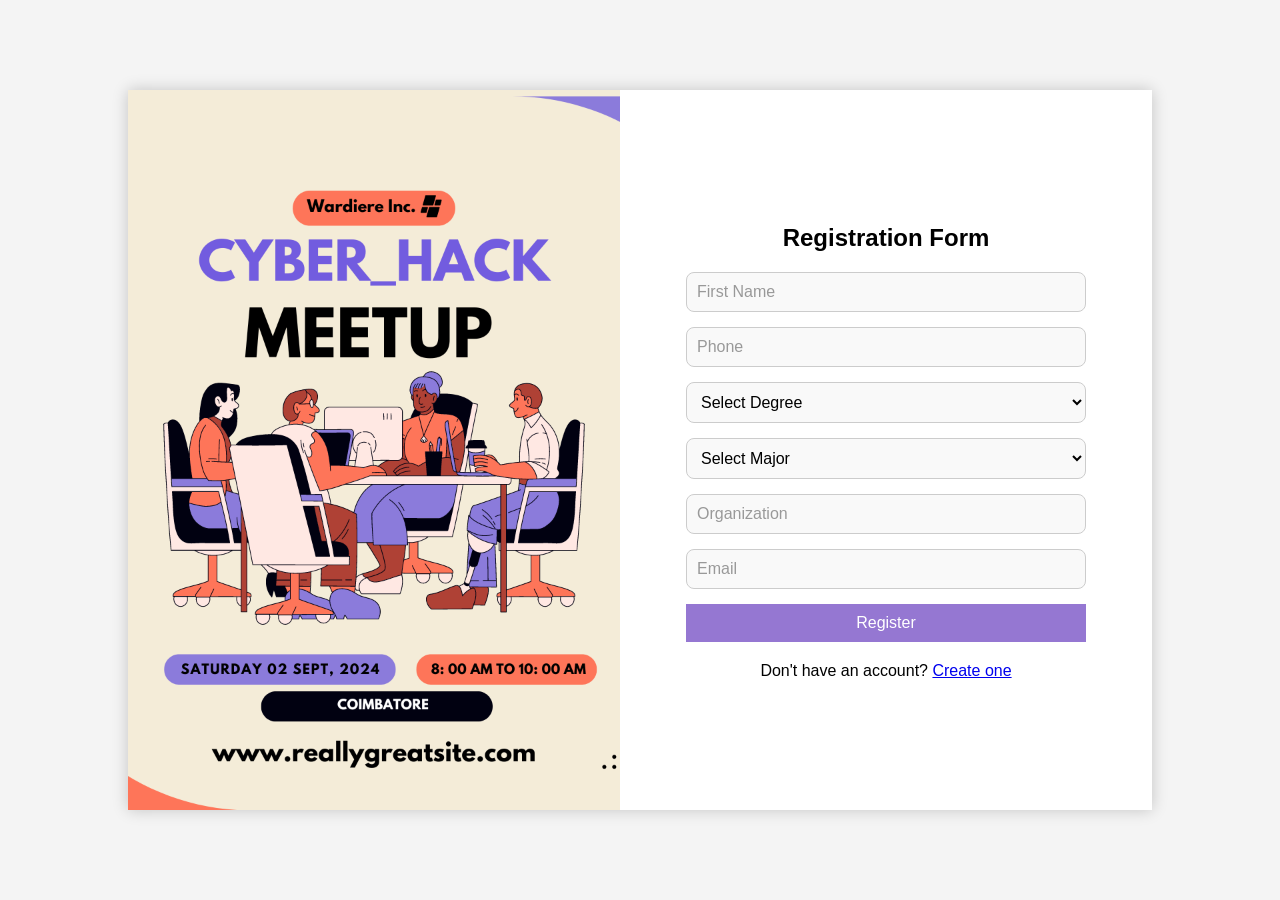
<file: index.html>
<!DOCTYPE html>
<html lang="en">
<head>
    <meta charset="UTF-8">
    <meta name="viewport" content="width=device-width, initial-scale=1.0">
    <title>Register</title>
    <link rel="stylesheet" href="style.css"> <!-- Link to your CSS file -->
    <style>
        /* General styling */
        body {
            font-family: Bell MT, sans-serif;
            display: flex;
            justify-content: center;
            align-items: center;
            height: 100vh;
            margin: 0;
            background-color: #f4f4f4;
        }

        .container {
            display: flex;
            width: 80%;
            height: 80vh;
            box-shadow: 0 0 15px rgba(0, 0, 0, 0.2);
        }

        .left-section, .right-section {
            flex: 1;
            display: flex;
            justify-content: center;
            align-items: center;
            position: relative; /* Needed for absolute positioning of the text overlay */
        }

        .left-section {
            position: relative;
            background-image: url('Blue Beige Minimalist Townhall Meeting Invitation.png'); 
            background-size: cover;
            background-position: center;
        }

        .right-section {
            background-color: white;
            padding: 20px;
        }

        .register-form {
            width: 100%;
            max-width: 400px;
        }

        .heading-text {
            text-align: center;
            margin-bottom: 20px;
        }

        .input-container {
    position: relative;
    margin-bottom: 15px;
}

.input-container input, .input-container select {
    font-family: Bell MT, sans-serif;
    width: 100%;
    padding: 10px;
    box-sizing: border-box;
    font-size: 16px;
    border-radius: 8px; /* Adjust the value to change the roundness */
    border: 1px solid #ccc; /* Add a border color */
    background-color: #f9f9f9; /* Optional: add a background color */
}

        .errors {
            color: red;
            font-size: 12px;
            margin: 5px 0;
        }

        .indicator {
            display: flex;
            justify-content: space-between;
            margin-bottom: 10px;
        }

        .indicator span {
            width: 30%;
            height: 5px;
            background-color: #ddd;
        }

        .strength {
            height: 5px;
            margin-bottom: 10px;
        }

        button {
            font-family: Bell MT, sans-serif;
            width: 100%;
            padding: 10px;
            background-color: #9577d2;
            border: none;
            color: white;
            font-size: 16px;
            cursor: pointer;
        }

        button:hover {
            background-color: #9577d2;
        }

        .message {
            text-align: center;
            margin-top: 20px;
        }

        .message a {
            color: #007bff;
            text-decoration: none;
        }

        .message a:hover {
            text-decoration: underline;
        }

        .register-link {
            text-align: center;
            margin-top: 20px;
        }
    </style>
</head>
<body>
    <div class="container">
        <div class="left-section">
        </div>
        
        <div class="right-section">
            <form class="register-form" id="register-form">
                <h2 class="heading-text">Registration Form</h2>
                <!-- Registration Form Content -->
                <div class="input-container">
                    <input type="text" id="fname" placeholder="First Name" required/>
                    <i class="fas fa-user"></i>
                </div>
                <p class="errors" id="error1"></p>
                <p class="errors" id="error2"></p>
                <div class="input-container">
                    <input type="text" id="phone" placeholder="Phone" required/>
                    <i class="fas fa-phone"></i>
                </div>
                <p class="errors" id="error3"></p>
                <!-- Degree and Major Selection -->
                <div class="input-container">
                    <select id="degree" required>
                        <option value="" disabled selected>Select Degree</option>
                        <option value="btech">B.Tech</option>
                        <option value="be">B.E.</option>
                        <option value="bsc">B.Sc.</option>
                        <option value="bca">BCA</option>
                        <option value="bcom">B.Com</option>
                        <option value="bfa">BFA</option>
                        <option value="bdes">B.Des</option>
                        <option value="bba">BBA</option>
                        <option value="llb">LLB</option>
                        <option value="msc">M.Sc.</option>
                        <option value="mtech">M.Tech</option>
                        <option value="me">M.E.</option>
                        <option value="mca">MCA</option>
                        <option value="mcom">M.Com</option>
                        <option value="mfa">MFA</option>
                        <option value="mdes">M.Des</option>
                        <option value="mba">MBA</option>
                        <option value="mpa">MPA</option>
                        <option value="med">M.Ed</option>
                        <option value="ms">MS</option>
                        <option value="ma">MA</option>
                        <option value="md">MD</option>
                        <option value="mphil">M.Phil</option>
                    </select>
                </div>
                <p class="errors" id="error4"></p>

                <div class="input-container">
                    <select id="major" required>
                        <option value="" disabled selected>Select Major</option>
                        <option value="acc">Accounting</option>
                        <option value="arch">Architecture</option>
                        <option value="ai">Artificial Intelligence</option>
                        <option value="arts">Fine Arts</option>
                        <option value="bio">Biology</option>
                        <option value="bus">Business Administration</option>
                        <option value="chem">Chemistry</option>
                        <option value="ce">Civil Engineering</option>
                        <option value="cs">Computer Science</option>
                        <option value="ds">Data Science</option>
                        <option value="design">Design</option>
                        <option value="eco">Economics</option>
                        <option value="edu">Education</option>
                        <option value="eng">Engineering</option>
                        <option value="film">Film Studies</option>
                        <option value="fin">Finance</option>
                        <option value="hist">History</option>
                        <option value="it">Information Technology</option>
                        <option value="itm">Information Technology Management</option>
                        <option value="law">Law</option>
                        <option value="lit">Literature</option>
                        <option value="math">Mathematics</option>
                        <option value="media">Media Studies</option>
                        <option value="me">Mechanical Engineering</option>
                        <option value="med">Medicine</option>
                        <option value="music">Music</option>
                        <option value="nurs">Nursing</option>
                        <option value="phy">Physics</option>
                        <option value="phil">Philosophy</option>
                        <option value="psych">Psychology</option>
                        <option value="soci">Sociology</option>
                        <option value="stat">Statistics</option>
                        <option value="theater">Theater</option>
                    </select>
                </div>
                <p class="errors" id="error5"></p>

                <div class="input-container">
                    <input type="text" id="organization" placeholder="Organization" required/>
                    <i class="fas fa-building"></i>
                </div>
                <p class="errors" id="error6"></p>
                
                <div class="input-container">
                    <input type="email" id="email" placeholder="Email" required/>
                    <i class="fas fa-envelope"></i>
                </div>
                <p class="errors" id="error7"></p>
                
                
                <button type="submit">Register</button>

                <!-- New Account Link -->
                <div class="register-link">
                    <p>Don't have an account? <a href="account.html">Create one</a></p>
                </div>
            </form>
        </div>
    </div>
    <script>
        document.addEventListener('DOMContentLoaded', function() {
            // Validate First Name
            document.getElementById('fname').addEventListener('input', function() {
                const fname = this.value.trim();
                const error1 = document.getElementById('error1');
                if (fname === '') {
                    error1.textContent = 'First Name is required.';
                } else if (!/^[A-Za-z\s]+$/.test(fname)) {
                    error1.textContent = 'First Name can only contain letters and spaces.';
                } else {
                    error1.textContent = '';
                }
            });
        
            // Validate Phone Number
            document.getElementById('phone').addEventListener('input', function() {
                const phone = this.value.trim();
                const error3 = document.getElementById('error3');
                if (phone === '') {
                    error3.textContent = 'Phone number is required.';
                } else if (!/^\d+$/.test(phone)) {
                    error3.textContent = 'Phone number can only contain digits.';
                } else if (phone.length < 10) {
                    error3.textContent = 'Phone number must be at least 10 digits.';
                } else {
                    error3.textContent = '';
                }
            });

            // Validate Degree
            document.getElementById('degree').addEventListener('change', function() {
                const degree = this.value;
                const error4 = document.getElementById('error4');
                if (degree === '') {
                    error4.textContent = 'Degree is required.';
                } else {
                    error4.textContent = '';
                }
            });

            // Validate Major
            document.getElementById('major').addEventListener('change', function() {
                const major = this.value;
                const error5 = document.getElementById('error5');
                if (major === '') {
                    error5.textContent = 'Major is required.';
                } else {
                    error5.textContent = '';
                }
            });

            // Validate Organization
            document.getElementById('organization').addEventListener('input', function() {
                const organization = this.value.trim();
                const error6 = document.getElementById('error6');
                if (organization === '') {
                    error6.textContent = 'Organization is required.';
                } else {
                    error6.textContent = '';
                }
            });

            // Validate Email
            document.getElementById('email').addEventListener('input', function() {
    const email = this.value.trim();
    const error7 = document.getElementById('error7');
    const emailPattern = /^[a-zA-Z][a-zA-Z0-9]*@[a-zA-Z0-9]+\.[a-zA-Z]{2,}$/;

    if (email === '') {
        error7.textContent = 'Email is required.';
    } else if (!emailPattern.test(email)) {
        error7.textContent = 'Please enter a valid email address. It should start with an alphabet and can only contain alphanumeric characters and periods.';
    } else {
        error7.textContent = '';
    }
});

        });
    </script>
    
    <script src="script.js"></script>
</body>
</html>
</file>
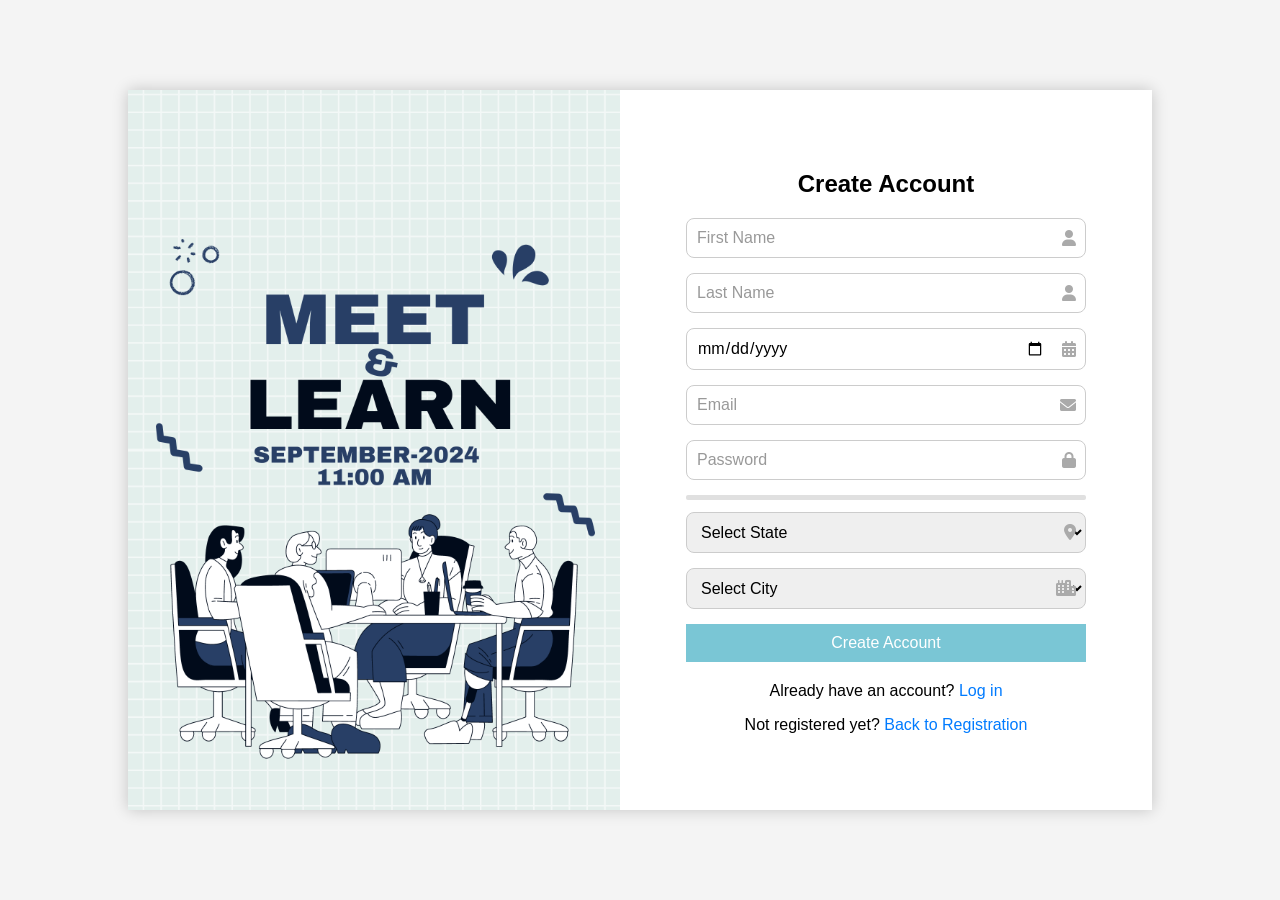
<file: account.html>
<!DOCTYPE html>
<html lang="en">
<head>
    <meta charset="UTF-8">
    <meta name="viewport" content="width=device-width, initial-scale=1.0">
    <title>Create Account</title>
    <link rel="stylesheet" href="style.css"> <!-- Link to your CSS file -->
    <link rel="stylesheet" href="https://cdnjs.cloudflare.com/ajax/libs/font-awesome/6.0.0-beta3/css/all.min.css"> <!-- Font Awesome CDN -->
    <style>
        /* General styling */
        body {
            font-family: Bell MT, sans-serif;
            display: flex;
            justify-content: center;
            align-items: center;
            height: 100vh;
            margin: 0;
            background-color: #f4f4f4;
        }

        .container {
            display: flex;
            width: 80%;
            height: 80vh;
            box-shadow: 0 0 15px rgba(0, 0, 0, 0.2);
        }

        .left-section, .right-section {
            flex: 1;
            display: flex;
            justify-content: center;
            align-items: center;
            position: relative;
        }

        .left-section {
            position: relative;
            background-image: url('Blue White Illustrative Meet and Greet Flyer.png'); /* Ensure the path is correct */
            background-size: cover;
            background-position: center;
        }

        .right-section {
            background-color: white;
            padding: 20px;
        }

        .create-account-form {
            width: 100%;
            max-width: 400px;
        }

        .heading-text {
            text-align: center;
            margin-bottom: 20px;
        }

        .input-container {
            position: relative;
            margin-bottom: 15px;
        }

        .input-container input, .input-container select {
            font-family: Bell MT, sans-serif;
            width: 100%;
            padding: 10px 40px 10px 10px; /* Adjusted padding to make room for icon */
            box-sizing: border-box;
            font-size: 16px;
            border: 1px solid #ccc;
            border-radius: 8px;
        }

        .input-container i {
            position: absolute;
            top: 50%;
            right: 10px; /* Positioned to the right */
            transform: translateY(-50%);
            font-size: 16px;
            color: #aaa;
        }

        .errors {
            color: red;
            font-size: 12px;
            margin: 5px 0;
        }

        .password-strength-container {
            position: relative;
            margin-top: 5px;
        }

        .password-strength-bar {
            height: 5px;
            width: 100%;
            background-color: #e0e0e0;
            border-radius: 2px;
        }

        .password-strength-bar span {
            display: block;
            height: 100%;
            border-radius: 2px;
            transition: width 0.3s;
        }

        .password-strength {
            font-size: 12px;
            margin-top: 5px;
        }

        .password-strength.weak {
            color: red;
        }

        .password-strength.medium {
            color: orange;
        }

        .password-strength.strong {
            color: green;
        }

        button {
            font-family: Bell MT, sans-serif;
            width: 100%;
            padding: 10px;
            background-color: #7ac6d5;
            border: none;
            color: white;
            font-size: 16px;
            cursor: pointer;
        }

        button:hover {
            background-color: #7ac6d5;
        }

        .login-link {
            text-align: center;
            margin-top: 20px;
        }

        .login-link a {
            color: #007bff;
            text-decoration: none;
        }

        .login-link a:hover {
            text-decoration: underline;
        }
    </style>
</head>
<body>
    <div class="container">
        <div class="left-section">
        </div>
        
        <div class="right-section">
            <form class="create-account-form" id="create-account-form">
                <h2 class="heading-text">Create Account</h2>
                
                <div class="input-container">
                    <input type="text" id="fname" placeholder="First Name" required/>
                    <i class="fas fa-user"></i>
                </div>
                <p class="errors" id="error1"></p>

                <div class="input-container">
                    <input type="text" id="lname" placeholder="Last Name" required/>
                    <i class="fas fa-user"></i>
                </div>
                <p class="errors" id="error2"></p>
                <div class="input-container">
                    <input type="date" id="dob" placeholder="Date of Birth" required/>
                    <i class="fas fa-calendar-alt"></i>
                </div>
                <p class="errors" id="error8"></p>
                

                <div class="input-container">
                    <input type="email" id="email" placeholder="Email" required/>
                    <i class="fas fa-envelope"></i>
                </div>
                <p class="errors" id="error3"></p>

                <div class="input-container">
                    <input type="password" id="password" placeholder="Password" required/>
                    <i class="fas fa-lock"></i>
                </div>
                <p class="errors" id="error4"></p>

                <div class="password-strength-container">
                    <div class="password-strength-bar">
                        <span id="password-strength-bar"></span>
                    </div>
                    <p class="password-strength" id="password-strength"></p>
                </div>

                
                <p class="errors" id="error5"></p>

                <div class="input-container">
                    <select id="state" required>
                        <option value="" disabled selected>Select State</option>
                        <option value="Andhra Pradesh">Andhra Pradesh</option>
                        <option value="Arunachal Pradesh">Arunachal Pradesh</option>
                        <option value="Assam">Assam</option>
                        <option value="Bihar">Bihar</option>
                        <option value="Chhattisgarh">Chhattisgarh</option>
                        <option value="Goa">Goa</option>
                        <option value="Gujarat">Gujarat</option>
                        <option value="Haryana">Haryana</option>
                        <option value="Himachal Pradesh">Himachal Pradesh</option>
                        <option value="Jharkhand">Jharkhand</option>
                        <option value="Karnataka">Karnataka</option>
                        <option value="Kerala">Kerala</option>
                        <option value="Madhya Pradesh">Madhya Pradesh</option>
                        <option value="Maharashtra">Maharashtra</option>
                        <option value="Manipur">Manipur</option>
                        <option value="Meghalaya">Meghalaya</option>
                        <option value="Mizoram">Mizoram</option>
                        <option value="Nagaland">Nagaland</option>
                        <option value="Odisha">Odisha</option>
                        <option value="Puducherry">Puducherry</option>
                        <option value="Punjab">Punjab</option>
                        <option value="Rajasthan">Rajasthan</option>
                        <option value="Sikkim">Sikkim</option>
                        <option value="Tamil Nadu">Tamil Nadu</option>
                        <option value="Telangana">Telangana</option>
                        <option value="Tripura">Tripura</option>
                        <option value="Uttar Pradesh">Uttar Pradesh</option>
                        <option value="Uttarakhand">Uttarakhand</option>
                        <option value="West Bengal">West Bengal</option>
                    </select>
                    <i class="fas fa-map-marker-alt"></i>
                </div>
                <p class="errors" id="error7"></p>

                <div class="input-container">
                    <select id="city" required>
                        <option value="" disabled selected>Select City</option>
                        
                    </select>
                    <i class="fas fa-city"></i>
                </div>
                <p class="errors" id="error6"></p>

                <button type="submit">Create Account</button>

                <div class="login-link">
                    <p>Already have an account? <a href="login.html">Log in</a></p>
                    <p>Not registered yet? <a href="index.html">Back to Registration</a></p>
                </div>
                
            </form>
        </div>
    </div>
    <script>
        document.getElementById('state').addEventListener('change', function() {
            const state = this.value;
            const citySelect = document.getElementById('city');
    
            // Clear previous options
            citySelect.innerHTML = '<option value="" disabled selected>Select City</option>';
    
            // Populate new options based on selected state
            const cities = states[state] || [];
            cities.forEach(city => {
                const option = document.createElement('option');
                option.value = city;
                option.textContent = city;
                citySelect.appendChild(option);
            });
        });
    </script>
    
    <script>
        // States and Cities data
        const states = {
            "Andhra Pradesh": ["Visakhapatnam", "Vijayawada", "Guntur", "Kakinada", "Nellore", "Tirupati", "Rajahmundry", "Anantapur", "Chittoor", "Eluru", "Kadapa", "Kakinada", "Nellore", "Ongole", "Srikakulam", "Warangal", "Khammam", "Medak", "Mahbubnagar", "Nalgonda", "Karimnagar", "Adilabad", "Bhadrachalam", "Jagtial", "Jagtial", "Jangaon", "Kamareddy", "Nizamabad", "Peddapalli", "Vikarabad", "Wanaparthy"],
            "Arunachal Pradesh": ["Itanagar", "Tawang", "Bomdila", "Ziro", "Tezu", "Pasighat", "Namsai", "Yingkiong", "Along", "Roing", "Seppa", "Rupa", "Kurung Kumey", "West Kameng", "Lower Dibang Valley", "East Siang", "Upper Siang", "Upper Dibang Valley", "Anjaw", "Changlang", "Longding", "Lohit", "Lower Subansiri", "Papum Pare", "Kra Daadi", "Shi Yomi", "Leparada"],
            "Assam": ["Guwahati", "Silchar", "Dibrugarh", "Jorhat", "Nagaon", "Karimganj", "Tinsukia", "Haflong", "Bongaigaon", "Diphu", "Goalpara", "Sibsagar", "Barpeta", "Tezpur", "Kokrajhar", "Nalbari", "Lakhimpur", "Dhubri", "Hailakandi", "Sonitpur", "Morigaon", "Kakopathar", "Bokakhat", "Majuli", "Nalbari", "Darrang", "Udalguri", "Bongaigaon", "North Lakhimpur", "Haflong"],
            "Bihar": ["Patna", "Gaya", "Bhagalpur", "Muzaffarpur", "Darbhanga", "Purnia", "Katihar", "Sasaram", "Arrah", "Nalanda", "Munger", "Aurangabad", "Jehanabad", "Siwan", "Chhapra", "Saharsa", "Begusarai", "Bagaha", "Kishanganj", "Lakhisarai", "Khagaria", "Banka", "Madhepura", "Buxar", "Vaishali", "Gopalganj", "Samastipur", "Jamalpur", "Nawada"],
            "Chhattisgarh": ["Raipur", "Bilaspur", "Durg", "Korba", "Jagdalpur", "Raigarh", "Janjgir-Champa", "Kanker", "Kabirdham", "Dantewada", "Surguja", "Balod", "Baloda Bazar", "Rajnandgaon", "Bemetara", "Mungeli", "Gariaband", "Jashpur", "Kondagaon", "Narayanpur", "Dhamtari", "Gariaband", "Bijapur", "Surajpur", "Koriya", "Janjgir", "Champa", "Korba", "Durg"],
            "Goa": ["Panaji", "Margao", "Vasco da Gama", "Mapusa", "Ponda", "Cortalim", "Curchorem", "Quepem", "Sanquelim", "Pernem", "Aldona", "Bicholim", "Canacona", "Sanguem", "Verna", "Benaulim", "Majorda", "Colva", "Dona Paula", "Saligao", "Parra", "Vasvaddo", "Palolem", "Arambol", "Calangute", "Anjuna", "Morjim", "Assagao", "Panjim"],
            "Gujarat": ["Ahmedabad", "Surat", "Vadodara", "Rajkot", "Gandhinagar", "Bhavnagar", "Junagadh", "Mehsana", "Porbandar", "Valsad", "Navsari", "Anand", "Patan", "Kutch", "Sabarkantha", "Aravalli", "Banaskantha", "Dahod", "Gir Somnath", "Panchmahal", "Surendranagar", "Tapi", "Chhota Udaipur", "Kheda", "Morbi", "Gandhinagar", "Bharuch", "Daman", "Diu", "Vapi"],
            "Haryana": ["Gurgaon", "Faridabad", "Panipat", "Ambala", "Hisar", "Karnal", "Yamunanagar", "Sirsa", "Jind", "Rohtak", "Kurukshetra", "Panchkula", "Jhajjar", "Fatehabad", "Mahendragarh", "Bhiwani", "Charkhi Dadri", "Palwal", "Nuh", "Rewari", "Kaithal", "Gurgaon", "Faridabad", "Ambala", "Hisar", "Karnal", "Yamunanagar"],
            "Himachal Pradesh": ["Shimla", "Dharamshala", "Solan", "Mandi", "Kangra", "Hamirpur", "Bilaspur", "Una", "Nahan", "Kullu", "Chamba", "Palampur", "Sundernagar", "Jawalamukhi", "Ghumarwin", "Rajgarh", "Arki", "Nalagarh", "Paonta Sahib", "Chandigarh", "Nahan", "Bilaspur", "Sirmaur", "Kangra", "Mandi"],
            "Jharkhand": ["Ranchi", "Jamshedpur", "Dhanbad", "Bokaro Steel City", "Hazaribagh", "Deoghar", "Giridih", "Daltonganj", "Chaibasa", "Koderma", "Jhumri Tilaiya", "Ramgarh", "Seraikela", "Pakur", "Sahebganj", "Koderma", "Godda", "Latehar", "Bermo", "Silli", "Madhupur", "Tatisilwai", "Lohardaga", "Hazaribagh", "Ranchi"],
            "Karnataka": ["Bengaluru", "Mysuru", "Hubli", "Dharwad", "Belagavi", "Mangaluru", "Udupi", "Shimoga", "Tumkur", "Chikkamagaluru", "Bagalkot", "Kolar", "Raichur", "Bidar", "Davangere", "Hassan", "Chitradurga", "Gulbarga", "Yadgir", "Haveri", "Udupi", "Karwar", "Koppa", "Sagara", "Kolar", "Mysuru"],
            "Kerala": ["Thiruvananthapuram", "Kochi", "Kozhikode", "Kottayam", "Malappuram", "Kannur", "Alappuzha", "Palakkad", "Thrissur", "Idukki", "Wayanad", "Pathanamthitta", "Kollam", "Ernakulam", "Ponnani", "Cherthala", "Vypin", "Muvattupuzha", "Nedumbassery", "Mattannur", "Punalur", "Changanassery", "Kodungallur", "Kumarakom", "Sabarimala"],
            "Madhya Pradesh": ["Bhopal", "Indore", "Gwalior", "Jabalpur", "Ujjain", "Sagar", "Rewa", "Satna", "Katni", "Khandwa", "Burhanpur", "Chhindwara", "Dewas", "Ratlam", "Shivpuri", "Mandsaur", "Neemuch", "Singrauli", "Tikamgarh", "Khargone", "Jhabua", "Hoshangabad", "Pithampur", "Mandideep", "Pachmarhi", "Jabalpur"],
            "Maharashtra": ["Mumbai", "Pune", "Nagpur", "Nashik", "Aurangabad", "Thane", "Kolhapur", "Solapur", "Jalgaon", "Amravati", "Ratnagiri", "Satara", "Latur", "Akola", "Washim", "Parbhani", "Yavatmal", "Beed", "Osmanabad", "Sindhudurg", "Bhandara", "Wardha", "Chandrapur", "Gadchiroli", "Palghar", "Sangli", "Mumbai", "Pune"],
            "Manipur": ["Imphal", "Churachandpur", "Thoubal", "Bishnupur", "Senapati", "Ukhrul", "Tamenglong", "Kakching", "Jiribam", "Noney", "Chandel", "Pherzawl", "Kangpokpi", "Tengnoupal", "Ningthoukhong", "Moirang", "Sadar Hills", "Lamka", "Moreh", "Khongjom", "Sangaiprou", "Wangjing", "Henglep", "Churachandpur", "Nungba", "Imphal West"],
            "Meghalaya": ["Shillong", "Tura", "Jowai", "Williamnagar", "Bhalukpong", "Mawlynnong", "Nongstoin", "Khliehriat", "Nongpoh", "Rongram", "Jowai", "Mairang", "Khliehriat", "Tura", "Nongstoin", "Bhoi", "Mawlai", "Pynursla", "Rongrenggre", "Tura", "Shillong", "Jowai", "Mawlynnong"],
            "Mizoram": ["Aizawl", "Lunglei", "Champhai", "Siaha", "Serchhip", "Mamit", "Kolasib", "Lawngtlai", "Hnahthial", "Saitual", "Khawzawl", "Zokhawthar", "Buarpui", "Biate", "Kawnpui", "Khawbung", "Kharmua", "Sengpui", "Hnahthial", "Mamit", "Aizawl"],
            "Nagaland": ["Kohima", "Dimapur", "Mokokchung", "Tuensang", "Wokha", "Zunheboto", "Phek", "Mon", "Longleng", "Peren", "Kiphire", "Chiephobozou", "Bhandari", "Noklak", "Wokha", "Mokokchung", "Dimapur", "Kohima", "Peren", "Mon"],
            "Odisha": ["Bhubaneswar", "Cuttack", "Rourkela", "Berhampur", "Sambalpur", "Balasore", "Jeypore", "Baripada", "Kendrapara", "Dhenkanal", "Bhadrak", "Bargarh", "Nabarangpur", "Koraput", "Jajpur", "Rayagada", "Sonepur", "Angul", "Ganjam", "Kalahandi", "Boudh", "Khurda", "Cuttack", "Bhubaneswar"],
            "Puducherry": ["Puducherry", "Karaikal", "Mahe", "Yanam"],
            "Punjab": ["Chandigarh", "Amritsar", "Jalandhar", "Ludhiana", "Patiala", "Mohali", "Bathinda", "Fatehgarh Sahib", "Rupnagar", "Sangrur", "Moga", "Hoshiarpur", "Gurdaspur", "Faridkot", "Firozpur", "Kapurthala", "Barnala", "Mansa", "Moga", "Jalandhar", "Ludhiana"],
            "Rajasthan": ["Jaipur", "Udaipur", "Jodhpur", "Kota", "Ajmer", "Bikaner", "Alwar", "Sikar", "Bhilwara", "Pali", "Nagaur", "Ratlamb", "Churu", "Barmer", "Jhunjhunu", "Dausa", "Sri Ganganagar", "Hanumangarh", "Sawai Madhopur", "Tonk", "Rajsamand", "Jaisalmer", "Dungarpur", "Jaisalmer", "Bundi"],
            "Sikkim": ["Gangtok", "Namchi", "Mangan", "Rangpo", "Jorethang", "Singtam", "Gyalshing", "Pakyong", "Tadong", "Yuksom", "Soreng", "Dikchu", "Rongli", "Rangpo", "Sang", "Jorethang", "Mangan"],
            "Tamil Nadu": ["Chennai", "Coimbatore", "Madurai", "Tiruchirappalli", "Salem", "Tirunelveli", "Erode", "Vellore", "Tiruppur", "Nagercoil", "Kanchipuram", "Chidambaram", "Karur", "Thanjavur", "Pudukkottai", "Dindigul", "Sivakasi", "Tiruvannamalai", "Nagapattinam", "Arakkonam", "Cuddalore", "Kumbakonam", "Ramanathapuram", "Ariyalur", "Dharmapuri", "Tenkasi"],
            "Telangana": ["Hyderabad", "Warangal", "Nizamabad", "Khammam", "Karimnagar", "Mahabubnagar", "Nalgonda", "Rangareddy", "Adilabad", "Medak", "Jagtial", "Jangaon", "Kamareddy", "Nirmal", "Peddapalli", "Sangareddy", "Mahabubabad", "Yadadri Bhuvanagiri", "Nagarkurnool", "Jagitial", "Nirmal", "Kamareddy", "Warangal"],
            "Tripura": ["Agartala", "Udaipur", "Kailashahar", "Dharmanagar", "Ambassa", "Khowai", "Teliamura", "Belonia", "Jirania", "Sabroom", "Dhanpur", "Chandpur", "Jampuijala", "Kumarghat", "Kanchanpur", "Badharghat", "Rupshi", "Raishyabari", "Kamalpur", "Rohmang", "Udaipur", "Dhanpur", "Ambassa"],
            "Uttar Pradesh": ["Lucknow", "Kanpur", "Agra", "Varanasi", "Allahabad", "Meerut", "Bareilly", "Ghaziabad", "Aligarh", "Moradabad", "Saharanpur", "Jhansi", "Firozabad", "Rampur", "Unnao", "Basti", "Sitapur", "Deoria", "Gorakhpur", "Etawah", "Jhansi", "Shahjahanpur", "Ballia", "Muzaffarnagar", "Shamli", "Hapur", "Raebareli", "Amroha", "Prayagraj", "Varanasi"],
            "Uttarakhand": ["Dehradun", "Haridwar", "Nainital", "Rishikesh", "Rudrapur", "Haldwani", "Roorkee", "Kashipur", "Pantnagar", "Pauri", "Almora", "Chamoli", "Tehri", "Uttarkashi", "Pithoragarh", "Bageshwar", "Champawat", "Haridwar", "Rudraprayag", "Pauri", "Nainital"],
            "West Bengal": ["Kolkata", "Howrah", "Siliguri", "Durgapur", "Asansol", "Haldia", "Kharagpur", "Bankura", "Jalpaiguri", "Burdwan", "Malda", "Cooch Behar", "Kolkata", "Siliguri", "Durgapur", "Haldia", "Jalpaiguri", "Asansol", "Murarai", "Kurseong", "Jhargram", "Purulia", "Birbhum", "Jangipur", "Kolkata", "Siliguri"]
        };

        function updateCities() {
            const state = document.getElementById("state").value;
            const cityDropdown = document.getElementById("city");

            // Clear existing options
            cityDropdown.innerHTML = "";

            if (state) {
                const cities = citiesByState[state];
                cities.forEach(city => {
                    const option = document.createElement("option");
                    option.value = city;
                    option.textContent = city;
                    cityDropdown.appendChild(option);
                });
            } else {
                const option = document.createElement("option");
                option.value = "";
                option.textContent = "Select State First";
                cityDropdown.appendChild(option);
            }
        }

        window.onload = function() {
            const stateDropdown = document.getElementById("state");

            for (const state in citiesByState) {
                const option = document.createElement("option");
                option.value = state;
                option.textContent = state;
                stateDropdown.appendChild(option);
            }
        }
    </script>
    <script>
        document.addEventListener('DOMContentLoaded', function() {
            // Validate First Name
            document.getElementById('fname').addEventListener('input', function() {
                const fname = this.value.trim();
                const error1 = document.getElementById('error1');
                if (fname === '') {
                    error1.textContent = 'First Name is required.';
                } else if (!/^[A-Za-z\s]+$/.test(fname)) {
                    error1.textContent = 'First Name can only contain letters and spaces.';
                } else {
                    error1.textContent = '';
                }
            });
        
            // Validate Last Name
            document.getElementById('lname').addEventListener('input', function() {
                const lname = this.value.trim();
                const error2 = document.getElementById('error2');
                if (lname === '') {
                    error2.textContent = 'Last Name is required.';
                } else if (!/^[A-Za-z\s]+$/.test(lname)) {
                    error2.textContent = 'Last Name can only contain letters and spaces.';
                } else {
                    error2.textContent = '';
                }
            });

            // Validate Email
            document.getElementById('email').addEventListener('input', function() {
                const email = this.value.trim();
                const error3 = document.getElementById('error3');
                if (email === '') {
                    error3.textContent = 'Email is required.';
                } else if (!/^[^\s@]+@[^\s@]+\.[^\s@]+$/.test(email)) {
                    error3.textContent = 'Please enter a valid email address.';
                } else {
                    error3.textContent = '';
                }
            });

            // Password Strength
            document.getElementById('password').addEventListener('input', function() {
                const password = this.value;
                const strengthIndicator = document.getElementById('password-strength');
                const strengthBar = document.getElementById('password-strength-bar');
                let strength = '';
                let width = '0%';

                if (password.length < 6) {
                    strength = 'Password too short';
                    strengthBar.style.width = width;
                    strengthBar.style.backgroundColor = '#e0e0e0';
                    strengthIndicator.className = 'password-strength weak';
                } else if (password.length < 10) {
                    strength = 'Weak';
                    width = '50%';
                    strengthBar.style.width = width;
                    strengthBar.style.backgroundColor = 'orange';
                    strengthIndicator.className = 'password-strength medium';
                } else {
                    strength = 'Strong';
                    width = '100%';
                    strengthBar.style.width = width;
                    strengthBar.style.backgroundColor = 'green';
                    strengthIndicator.className = 'password-strength strong';
                }
                strengthIndicator.textContent = strength;
            });

            // Validate Confirm Password
            document.getElementById('confirm-password').addEventListener('input', function() {
                const password = document.getElementById('password').value;
                const confirmPassword = this.value;
                const error5 = document.getElementById('error5');
                if (confirmPassword === '') {
                    error5.textContent = 'Please confirm your password.';
                } else if (confirmPassword !== password) {
                    error5.textContent = 'Passwords do not match.';
                } else {
                    error5.textContent = '';
                }
            });

            // Validate State and City
            document.getElementById('state').addEventListener('change', function() {
                const state = this.value;
                const error7 = document.getElementById('error7');
                if (state === '') {
                    error7.textContent = 'State is required.';
                } else {
                    error7.textContent = '';
                }
            });

            document.getElementById('city').addEventListener('change', function() {
                const city = this.value;
                const error6 = document.getElementById('error6');
                if (city === '') {
                    error6.textContent = 'City is required.';
                } else {
                    error6.textContent = '';
                }
            });
        });
    </script>
    <script>
       document.getElementById('registrationForm').addEventListener('submit', function(event) {
    event.preventDefault(); // Prevent the default form submission

    // Perform form validation here if needed

    // Show success message
    alert("Account created successfully. Please check your email for verification.");

    // Optionally, you can redirect the user or clear the form after submission
    // window.location.href = 'login.html'; // Redirect to login page
    // this.reset(); // Clear the form fields
});


    </script>
</body>
</html>
</file>
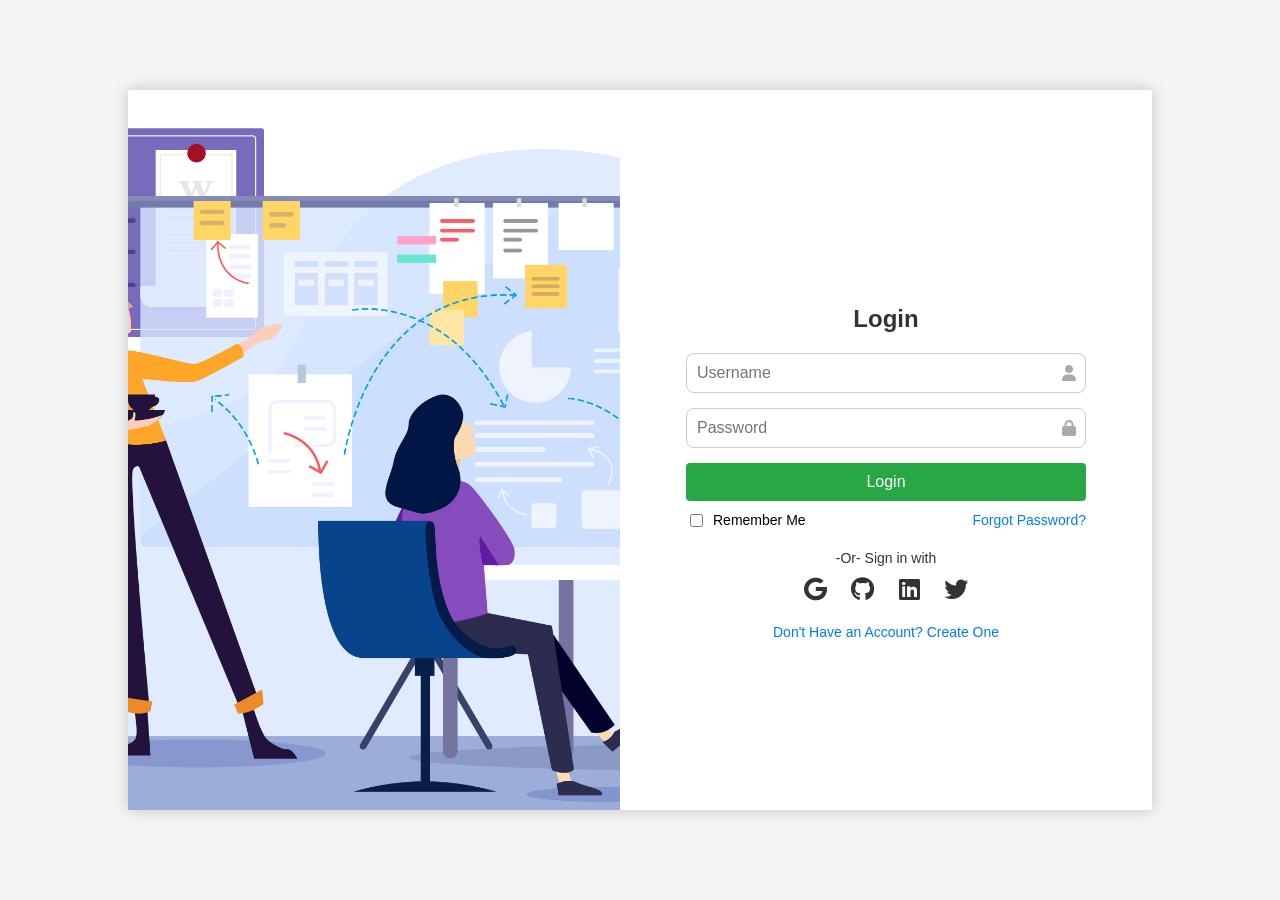
<file: login.html>
<!DOCTYPE html>
<html lang="en">
<head>
    <meta charset="UTF-8">
    <meta name="viewport" content="width=device-width, initial-scale=1.0">
    <title>Login Animation</title>
    <link rel="stylesheet" href="https://cdnjs.cloudflare.com/ajax/libs/font-awesome/6.0.0-beta3/css/all.min.css">
    <style>
        body {
            margin: 0;
            font-family: Bell MT, sans-serif;
            display: flex;
            justify-content: center;
            align-items: center;
            height: 100vh;
            background-color: #f4f4f4;
        }

        .container {
            display: flex;
            width: 80%;
            height: 80vh;
            box-shadow: 0 0 15px rgba(0, 0, 0, 0.2);
            overflow: hidden;
        }

        .left-container, .right-container {
            width: 50%;
            height: 100%;
            transition: transform 0.5s ease-in-out;
            display: flex;
            align-items: center;
            justify-content: center;
            position: relative;
        }

        .left-container {
            background: url('—Pngtree—flat office business in a_4199994.png') no-repeat center center/cover;
        }

        .right-container {
            background-color: #ffffff;
            padding: 20px;
        }

        .login-form {
            max-width: 400px;
            width: 100%;
            margin: auto;
            text-align: center;
        }

        .login-form h2 {
            margin-bottom: 20px;
            color: #333;
        }

        .input-container {
            position: relative;
            margin-bottom: 15px;
        }

        .input-container input {
            font-family: Bell MT, sans-serif;
            width: 100%;
            padding: 10px 40px 10px 10px;
            box-sizing: border-box;
            font-size: 16px;
            border: 1px solid #ccc;
            border-radius: 8px;
        }

        .input-container i {
            position: absolute;
            top: 50%;
            right: 10px;
            transform: translateY(-50%);
            font-size: 16px;
            color: #aaa;
            transition: transform 0.3s ease, color 0.3s ease;
        }

        .input-container input:focus + i {
            transform: translateY(-50%) translateX(-10px);
            color: #007bff;
        }

        button {
            width: 100%;
            padding: 10px;
            font-family: Bell MT, sans-serif;
            background-color: #28a745;
            border: none;
            color: white;
            font-size: 16px;
            cursor: pointer;
            border-radius: 4px;
            transition: background-color 0.3s ease;
        }

        button:hover {
            background-color: #218838;
        }

        .form-footer {
            display: flex;
            justify-content: space-between;
            align-items: center;
            margin-top: 10px;
        }

        .remember-me {
            display: flex;
            align-items: center;
            font-size: 14px;
        }

        .remember-me input {
            margin-right: 10px;
        }

        .forgot-password {
            font-size: 14px;
            color: #007bff;
            text-decoration: none;
        }

        .forgot-password:hover {
            text-decoration: underline;
        }

        .message {
            margin-top: 15px;
            font-size: 14px;
        }

        .message.error {
            color: red;
        }

        .message.success {
            color: green;
        }

        .link-container {
            margin: 10px 15px 0 10px; /* top right bottom left */
            text-align: right;
        }

        .link-container a {
            display: block;
            color: #007bff;
            text-decoration: none;
            font-size: 14px;
        }

        .link-container a:hover {
            text-decoration: underline;
        }

        .social-login {
            margin-top: 20px;
        }

        .social-login .social-text {
            margin-bottom: 10px;
            font-size: 14px;
            color: #333;
        }

        .social-login a {
            color: #333;
            font-size: 24px;
            margin: 0 10px;
            text-decoration: none;
        }

        .social-login a:hover {
            color: #007bff;
        }

        .already-have-account {
            margin-top: 20px;
            font-size: 14px;
        }

        .already-have-account a {
            color: #007bff;
            text-decoration: none;
        }

        .already-have-account a:hover {
            text-decoration: underline;
        }
    </style>
</head>
<body>
    <div class="container">
        <div class="left-container" id="leftContainer">
        </div>
        <div class="right-container" id="rightContainer">
            <div class="login-form">
                <h2>Login</h2>
                <form id="loginForm">
                    <div class="input-container">
                        <input type="text" id="username" placeholder="Username" required>
                        <i class="fas fa-user"></i>
                    </div>
                    <div class="input-container">
                        <input type="password" id="password" placeholder="Password" required>
                        <i class="fas fa-lock"></i>
                    </div>
                    <button type="submit" id="loginButton">Login</button>
                    <div class="form-footer">
                        <div class="remember-me">
                            <input type="checkbox" id="rememberMe">
                            <label for="rememberMe">Remember Me</label>
                        </div>
                        <a href="#" id="forgotPassword" class="forgot-password">Forgot Password?</a>
                    </div>
                    
                    <div class="social-login">
                        <div class="social-text"> -Or- Sign in with</div>
                        <a href="#" title="Login with Google"><i class="fab fa-google"></i></a>
                        <a href="#" title="Login with GitHub"><i class="fab fa-github"></i></a>
                        <a href="#" title="Login with LinkedIn"><i class="fab fa-linkedin"></i></a>
                        <a href="#" title="Login with Twitter"><i class="fab fa-twitter"></i></a>
                    </div>
                    <div class="already-have-account">
                        <a href="account.html" id="createAccount">Don't Have an Account? Create One</a>
                    </div>
                    <div id="message" class="message"></div>
                </form>
            </div>
        </div>
    </div>

    <script>
        document.getElementById("loginForm").addEventListener("submit", function(event) {
            event.preventDefault(); // Prevent the default form submission

            // Perform form validation here if needed

            // Display a success message after form submission
            alert("Login successful! Welcome back.");
            
            // Optionally, clear the form fields after submission
            this.reset();
        });
    </script>
</body>
</html>
</file>
<file: style.css>
/* General styling */
body {
    font-family: Arial, sans-serif;
    display: flex;
    justify-content: center;
    align-items: center;
    height: 100vh;
    margin: 0;
    background-color: #f4f4f4;
}

.container {
    display: flex;
    width: 100%; /* Increased width for better content accommodation */
    height: 100vh; /* Increased height for better content accommodation */
    box-shadow: 0 0 15px rgba(0, 0, 0, 0.2);
}
/* General styling */
.input-container {
    position: relative;
    overflow: hidden;
    transition: transform 0.3s ease-in-out, box-shadow 0.3s ease-in-out;
}

/* Input fields styling */
.input-container input,
.input-container select {
    width: 100%;
    padding: 10px;
    box-sizing: border-box;
    font-size: 16px;
    transition: transform 0.3s ease-in-out;
}

/* Placeholder initial state */
.input-container input::placeholder,
.input-container select::placeholder {
    position: absolute;
    left: 10px;
    top: 50%;
    transform: translateY(-50%);
    transition: 0.3s ease-in-out;
    opacity: 1;
    color: #999;
}

/* Slide the placeholder when input is focused */
.input-container input:focus::placeholder,
.input-container select:focus::placeholder {
    left: -150%;
    opacity: 0;
}

/* Slide the placeholder when user starts typing */
.input-container input:not(:placeholder-shown)::placeholder,
.input-container select:not(:placeholder-shown)::placeholder {
    left: -150%;
    opacity: 0;
}

/* Add placeholder animation on hover */
.input-container input:hover::placeholder,
.input-container select:hover::placeholder {
    transform: translateY(-50%) scale(1.1);
    color: #555;
}

/* Slide the entire input box on hover */
.input-container:hover {
    transform: translateX(10px); /* Slide the box slightly to the right */
    box-shadow: 0 5px 15px rgba(0, 0, 0, 0.2); /* Add a shadow effect */
}




.left-section, .right-section {
    flex: 1;
    display: flex;
    justify-content: center;
    align-items: center;
}

.left-section {
    background-image: url('your-image-path.jpg'); /* Replace with your image path */
    background-size: cover;
    background-position: center;
}

.right-section {
    background-color: white;
    padding: 20px;
    overflow-y: auto; /* Adds scroll if content overflows */
}

.register-form {
    width: 100%;
    max-width: 400px;
}

.heading-text {
    text-align: center;
    margin-bottom: 20px;
}

.input-container {
    position: relative;
    margin-bottom: 15px;
}

.input-container input,
.input-container select {
    width: 100%;
    padding: 10px;
    box-sizing: border-box;
    font-size: 16px;
}

.errors {
    color: red;
    font-size: 12px;
    margin: 5px 0;
}

.indicator {
    display: flex;
    justify-content: space-between;
    margin-bottom: 10px;
}

.indicator span {
    width: 30%;
    height: 5px;
    background-color: #ddd;
}

.strength {
    height: 5px;
    margin-bottom: 10px;
}

button {
    width: 100%;
    padding: 10px;
    background-color: #28a745;
    border: none;
    color: white;
    font-size: 16px;
    cursor: pointer;
}

button:hover {
    background-color: #218838;
}

.message {
    text-align: center;
    margin-top: 20px;
}

.message a {
    color: #007bff;
    text-decoration: none;
}

.message a:hover {
    text-decoration: underline;
}
</file>
